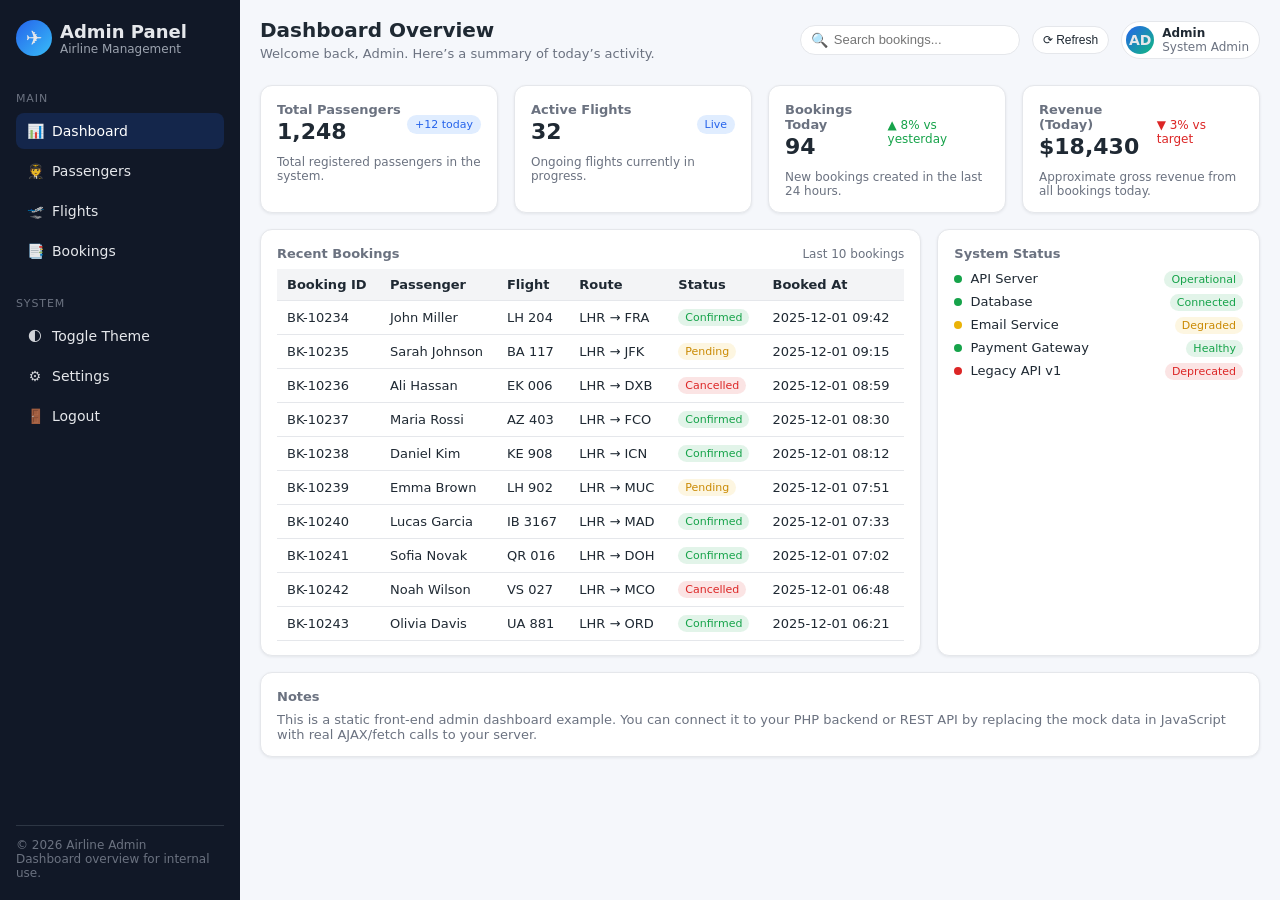
<file: crud/Index (3).html>
<!DOCTYPE html>
<html lang="en">
<head>
  <meta charset="UTF-8" />
  <title>Admin Dashboard</title>
  <meta name="viewport" content="width=device-width, initial-scale=1.0" />

  <style>
    :root {
      --bg-color: #f5f7fb;
      --bg-secondary: #ffffff;
      --text-color: #1f2933;
      --text-muted: #6b7280;
      --accent: #2563eb;
      --accent-soft: #e0edff;
      --border-color: #e5e7eb;
      --sidebar-bg: #111827;
      --sidebar-text: #e5e7eb;
      --sidebar-active: #2563eb;
    }

    body.dark {
      --bg-color: #020617;
      --bg-secondary: #020617;
      --text-color: #e5e7eb;
      --text-muted: #9ca3af;
      --border-color: #1f2937;
      --accent-soft: #1d3c70;
      --sidebar-bg: #020617;
      --sidebar-text: #e5e7eb;
    }

    * {
      box-sizing: border-box;
      margin: 0;
      padding: 0;
    }

    body {
      font-family: system-ui, -apple-system, BlinkMacSystemFont, "Segoe UI", sans-serif;
      background: var(--bg-color);
      color: var(--text-color);
    }

    a {
      text-decoration: none;
      color: inherit;
    }

    .layout {
      display: flex;
      min-height: 100vh;
    }

    /* SIDEBAR */
    .sidebar {
      width: 240px;
      background: var(--sidebar-bg);
      color: var(--sidebar-text);
      padding: 20px 16px;
      display: flex;
      flex-direction: column;
      position: fixed;
      inset: 0 auto 0 0;
      z-index: 50;
      transition: transform 0.25s ease;
    }

    .sidebar-header {
      display: flex;
      align-items: center;
      margin-bottom: 32px;
      gap: 8px;
    }

    .sidebar-logo {
      width: 36px;
      height: 36px;
      border-radius: 999px;
      background: linear-gradient(135deg, #2563eb, #38bdf8);
      display: flex;
      align-items: center;
      justify-content: center;
      font-weight: 700;
      font-size: 20px;
    }

    .sidebar-title {
      font-size: 18px;
      font-weight: 600;
    }

    .sidebar-subtitle {
      font-size: 12px;
      color: #9ca3af;
    }

    .nav-section-title {
      font-size: 11px;
      text-transform: uppercase;
      letter-spacing: 0.08em;
      color: #6b7280;
      margin-bottom: 8px;
      margin-top: 4px;
    }

    .nav-link {
      display: flex;
      align-items: center;
      padding: 10px 10px;
      border-radius: 8px;
      font-size: 14px;
      color: var(--sidebar-text);
      margin-bottom: 4px;
      gap: 8px;
      cursor: pointer;
      transition: background 0.2s, color 0.2s;
    }

    .nav-link span.icon {
      width: 18px;
      text-align: center;
      font-size: 14px;
      opacity: 0.9;
    }

    .nav-link.active,
    .nav-link:hover {
      background: rgba(37, 99, 235, 0.18);
      color: #ffffff;
    }

    .sidebar-footer {
      margin-top: auto;
      font-size: 12px;
      color: #6b7280;
      border-top: 1px solid rgba(75, 85, 99, 0.5);
      padding-top: 12px;
    }

    /* HAMBURGER FOR MOBILE */
    .sidebar-toggle {
      display: none;
      position: fixed;
      top: 14px;
      left: 12px;
      z-index: 60;
      background: var(--bg-secondary);
      border-radius: 999px;
      padding: 8px 10px;
      box-shadow: 0 2px 6px rgba(15, 23, 42, 0.25);
      cursor: pointer;
    }

    .sidebar-toggle span {
      display: block;
      width: 18px;
      height: 2px;
      background: var(--text-color);
      margin: 3px 0;
      border-radius: 999px;
    }

    /* MAIN AREA */
    .main {
      margin-left: 240px;
      flex: 1;
      padding: 18px 20px;
      transition: margin-left 0.25s ease;
    }

    /* TOPBAR */
    .topbar {
      display: flex;
      justify-content: space-between;
      align-items: center;
      margin-bottom: 24px;
      gap: 16px;
    }

    .topbar-left h1 {
      font-size: 20px;
      font-weight: 600;
      margin-bottom: 4px;
    }

    .topbar-left p {
      font-size: 13px;
      color: var(--text-muted);
    }

    .search-box {
      display: flex;
      align-items: center;
      background: var(--bg-secondary);
      border-radius: 999px;
      padding: 6px 10px;
      border: 1px solid var(--border-color);
      min-width: 220px;
    }

    .search-box input {
      border: none;
      outline: none;
      background: transparent;
      font-size: 13px;
      width: 100%;
      padding-left: 6px;
      color: var(--text-color);
    }

    .search-box span {
      font-size: 14px;
      color: var(--text-muted);
    }

    .topbar-right {
      display: flex;
      align-items: center;
      gap: 12px;
    }

    .btn-ghost {
      border-radius: 999px;
      padding: 6px 10px;
      border: 1px solid var(--border-color);
      background: var(--bg-secondary);
      font-size: 12px;
      cursor: pointer;
      display: flex;
      align-items: center;
      gap: 6px;
      color: var(--text-color);
    }

    .profile {
      display: flex;
      align-items: center;
      gap: 8px;
      background: var(--bg-secondary);
      border-radius: 999px;
      padding: 4px 10px 4px 4px;
      border: 1px solid var(--border-color);
    }

    .profile-avatar {
      width: 28px;
      height: 28px;
      border-radius: 999px;
      background: linear-gradient(135deg, #2563eb, #10b981);
      display: flex;
      justify-content: center;
      align-items: center;
      color: #e5e7eb;
      font-size: 14px;
      font-weight: 600;
    }

    .profile-info {
      font-size: 12px;
    }

    .profile-info div.name {
      font-weight: 600;
    }

    .profile-info div.role {
      color: var(--text-muted);
    }

    /* CONTENT GRID */
    .grid {
      display: grid;
      grid-template-columns: repeat(12, minmax(0, 1fr));
      gap: 16px;
    }

    /* CARDS */
    .card {
      background: var(--bg-secondary);
      border-radius: 12px;
      padding: 16px 16px 14px;
      border: 1px solid var(--border-color);
      box-shadow: 0 1px 3px rgba(15, 23, 42, 0.08);
    }

    .card-header {
      display: flex;
      justify-content: space-between;
      align-items: center;
      margin-bottom: 8px;
    }

    .card-title {
      font-size: 13px;
      font-weight: 600;
      color: var(--text-muted);
    }

    .card-value {
      font-size: 22px;
      font-weight: 600;
      margin-top: 2px;
      margin-bottom: 3px;
    }

    .card-trend {
      font-size: 12px;
      color: #16a34a;
    }

    .card-trend.negative {
      color: #dc2626;
    }

    .pill {
      font-size: 11px;
      padding: 3px 8px;
      border-radius: 999px;
      background: var(--accent-soft);
      color: var(--accent);
    }

    /* TABLE CARD */
    .card-table {
      margin-top: 6px;
      overflow: hidden;
    }

    .card-table table {
      width: 100%;
      border-collapse: collapse;
      font-size: 13px;
    }

    .card-table thead {
      background: #f3f4f6;
    }

    body.dark .card-table thead {
      background: #020617;
    }

    .card-table th,
    .card-table td {
      padding: 8px 10px;
      border-bottom: 1px solid var(--border-color);
      text-align: left;
    }

    .badge {
      font-size: 11px;
      padding: 2px 7px;
      border-radius: 999px;
      display: inline-block;
    }

    .badge-success {
      background: rgba(22, 163, 74, 0.12);
      color: #16a34a;
    }

    .badge-warning {
      background: rgba(234, 179, 8, 0.12);
      color: #ca8a04;
    }

    .badge-danger {
      background: rgba(220, 38, 38, 0.12);
      color: #dc2626;
    }

    .status-dot {
      width: 8px;
      height: 8px;
      border-radius: 999px;
      display: inline-block;
      margin-right: 4px;
    }

    .dot-green {
      background: #16a34a;
    }

    .dot-yellow {
      background: #eab308;
    }

    .dot-red {
      background: #dc2626;
    }

    /* UTILITIES */
    .text-muted {
      color: var(--text-muted);
    }

    .flex {
      display: flex;
      align-items: center;
    }

    .justify-between {
      justify-content: space-between;
    }

    .gap-4 {
      gap: 16px;
    }

    /* RESPONSIVE */
    @media (max-width: 900px) {
      .sidebar {
        transform: translateX(-100%);
      }

      .sidebar.open {
        transform: translateX(0);
      }

      .main {
        margin-left: 0;
        padding-top: 54px;
      }

      .sidebar-toggle {
        display: block;
      }
    }

    @media (max-width: 768px) {
      .topbar {
        flex-direction: column;
        align-items: flex-start;
      }

      .topbar-right {
        align-self: stretch;
        justify-content: space-between;
        width: 100%;
      }

      .grid {
        grid-template-columns: repeat(6, minmax(0, 1fr));
      }
    }

    @media (min-width: 769px) {
      .col-span-3 {
        grid-column: span 3 / span 3;
      }

      .col-span-8 {
        grid-column: span 8 / span 8;
      }

      .col-span-4 {
        grid-column: span 4 / span 4;
      }

      .col-span-12 {
        grid-column: span 12 / span 12;
      }
    }

    @media (max-width: 768px) {
      .col-span-3,
      .col-span-4,
      .col-span-8,
      .col-span-12 {
        grid-column: span 6 / span 6;
      }
    }
  </style>
</head>
<body>

<div class="sidebar-toggle" id="sidebarToggle">
  <span></span>
  <span></span>
  <span></span>
</div>

<div class="layout">

  <!-- SIDEBAR -->
  <aside class="sidebar" id="sidebar">
    <div class="sidebar-header">
      <div class="sidebar-logo">✈</div>
      <div>
        <div class="sidebar-title">Admin Panel</div>
        <div class="sidebar-subtitle">Airline Management</div>
      </div>
    </div>

    <div>
      <div class="nav-section-title">Main</div>
      <div class="nav-link active">
        <span class="icon">📊</span>
        <span>Dashboard</span>
      </div>
      <div class="nav-link">
        <span class="icon">🧑‍✈️</span>
        <span>Passengers</span>
      </div>
      <div class="nav-link">
        <span class="icon">🛫</span>
        <span>Flights</span>
      </div>
      <div class="nav-link">
        <span class="icon">📑</span>
        <span>Bookings</span>
      </div>
    </div>

    <div style="margin-top: 20px;">
      <div class="nav-section-title">System</div>
      <div class="nav-link" id="themeToggle">
        <span class="icon">🌓</span>
        <span>Toggle Theme</span>
      </div>
      <div class="nav-link">
        <span class="icon">⚙️</span>
        <span>Settings</span>
      </div>
      <div class="nav-link">
        <span class="icon">🚪</span>
        <span>Logout</span>
      </div>
    </div>

    <div class="sidebar-footer">
      <div>© <span id="year"></span> Airline Admin</div>
      <div class="text-muted">Dashboard overview for internal use.</div>
    </div>
  </aside>

  <!-- MAIN CONTENT -->
  <main class="main">
    <div class="topbar">
      <div class="topbar-left">
        <h1>Dashboard Overview</h1>
        <p>Welcome back, Admin. Here’s a summary of today’s activity.</p>
      </div>

      <div class="topbar-right">
        <div class="search-box">
          <span>🔍</span>
          <input id="tableSearch" type="text" placeholder="Search bookings..." />
        </div>
        <button class="btn-ghost" id="refreshBtn">⟳ Refresh</button>
        <div class="profile">
          <div class="profile-avatar">AD</div>
          <div class="profile-info">
            <div class="name">Admin</div>
            <div class="role">System Admin</div>
          </div>
        </div>
      </div>
    </div>

    <!-- CARDS + TABLE -->
    <div class="grid">

      <!-- STAT CARDS -->
      <section class="col-span-3 card">
        <div class="card-header">
          <div>
            <div class="card-title">Total Passengers</div>
            <div class="card-value" id="totalPassengers">1,248</div>
          </div>
          <span class="pill">+12 today</span>
        </div>
        <div class="text-muted" style="font-size: 12px;">
          Total registered passengers in the system.
        </div>
      </section>

      <section class="col-span-3 card">
        <div class="card-header">
          <div>
            <div class="card-title">Active Flights</div>
            <div class="card-value" id="activeFlights">32</div>
          </div>
          <span class="pill">Live</span>
        </div>
        <div class="text-muted" style="font-size: 12px;">
          Ongoing flights currently in progress.
        </div>
      </section>

      <section class="col-span-3 card">
        <div class="card-header">
          <div>
            <div class="card-title">Bookings Today</div>
            <div class="card-value" id="bookingsToday">94</div>
          </div>
          <div class="card-trend">▲ 8% vs yesterday</div>
        </div>
        <div class="text-muted" style="font-size: 12px;">
          New bookings created in the last 24 hours.
        </div>
      </section>

      <section class="col-span-3 card">
        <div class="card-header">
          <div>
            <div class="card-title">Revenue (Today)</div>
            <div class="card-value" id="revenueToday">$18,430</div>
          </div>
          <div class="card-trend negative">▼ 3% vs target</div>
        </div>
        <div class="text-muted" style="font-size: 12px;">
          Approximate gross revenue from all bookings today.
        </div>
      </section>

      <!-- RECENT BOOKINGS TABLE -->
      <section class="col-span-8 card">
        <div class="card-header">
          <div class="card-title">Recent Bookings</div>
          <span class="text-muted" style="font-size: 12px;">Last 10 bookings</span>
        </div>

        <div class="card-table">
          <table id="bookingsTable">
            <thead>
            <tr>
              <th>Booking ID</th>
              <th>Passenger</th>
              <th>Flight</th>
              <th>Route</th>
              <th>Status</th>
              <th>Booked At</th>
            </tr>
            </thead>
            <tbody>
            <!-- JS will populate -->
            </tbody>
          </table>
        </div>
      </section>

      <!-- SYSTEM STATUS CARD -->
      <section class="col-span-4 card">
        <div class="card-header">
          <div class="card-title">System Status</div>
        </div>
        <ul style="list-style:none; margin-top:10px; font-size:13px; display:flex; flex-direction:column; gap:6px;">
          <li>
            <span class="status-dot dot-green"></span>
            API Server
            <span class="badge badge-success" style="float:right;">Operational</span>
          </li>
          <li>
            <span class="status-dot dot-green"></span>
            Database
            <span class="badge badge-success" style="float:right;">Connected</span>
          </li>
          <li>
            <span class="status-dot dot-yellow"></span>
            Email Service
            <span class="badge badge-warning" style="float:right;">Degraded</span>
          </li>
          <li>
            <span class="status-dot dot-green"></span>
            Payment Gateway
            <span class="badge badge-success" style="float:right;">Healthy</span>
          </li>
          <li>
            <span class="status-dot dot-red"></span>
            Legacy API v1
            <span class="badge badge-danger" style="float:right;">Deprecated</span>
          </li>
        </ul>
      </section>

      <!-- PLACEHOLDER STATS / MESSAGE CARD -->
      <section class="col-span-12 card">
        <div class="card-header">
          <div class="card-title">Notes</div>
        </div>
        <p style="font-size:13px; margin-top:6px; color:var(--text-muted);">
          This is a static front-end admin dashboard example. You can connect it to your
          PHP backend or REST API by replacing the mock data in JavaScript with real AJAX/fetch
          calls to your server.
        </p>
      </section>

    </div>
  </main>

</div>

<script>
  // ---- MOCK DATA FOR BOOKINGS ----
  const bookingsData = [
    {
      id: 'BK-10234',
      passenger: 'John Miller',
      flight: 'LH 204',
      route: 'LHR → FRA',
      status: 'Confirmed',
      time: '2025-12-01 09:42'
    },
    {
      id: 'BK-10235',
      passenger: 'Sarah Johnson',
      flight: 'BA 117',
      route: 'LHR → JFK',
      status: 'Pending',
      time: '2025-12-01 09:15'
    },
    {
      id: 'BK-10236',
      passenger: 'Ali Hassan',
      flight: 'EK 006',
      route: 'LHR → DXB',
      status: 'Cancelled',
      time: '2025-12-01 08:59'
    },
    {
      id: 'BK-10237',
      passenger: 'Maria Rossi',
      flight: 'AZ 403',
      route: 'LHR → FCO',
      status: 'Confirmed',
      time: '2025-12-01 08:30'
    },
    {
      id: 'BK-10238',
      passenger: 'Daniel Kim',
      flight: 'KE 908',
      route: 'LHR → ICN',
      status: 'Confirmed',
      time: '2025-12-01 08:12'
    },
    {
      id: 'BK-10239',
      passenger: 'Emma Brown',
      flight: 'LH 902',
      route: 'LHR → MUC',
      status: 'Pending',
      time: '2025-12-01 07:51'
    },
    {
      id: 'BK-10240',
      passenger: 'Lucas Garcia',
      flight: 'IB 3167',
      route: 'LHR → MAD',
      status: 'Confirmed',
      time: '2025-12-01 07:33'
    },
    {
      id: 'BK-10241',
      passenger: 'Sofia Novak',
      flight: 'QR 016',
      route: 'LHR → DOH',
      status: 'Confirmed',
      time: '2025-12-01 07:02'
    },
    {
      id: 'BK-10242',
      passenger: 'Noah Wilson',
      flight: 'VS 027',
      route: 'LHR → MCO',
      status: 'Cancelled',
      time: '2025-12-01 06:48'
    },
    {
      id: 'BK-10243',
      passenger: 'Olivia Davis',
      flight: 'UA 881',
      route: 'LHR → ORD',
      status: 'Confirmed',
      time: '2025-12-01 06:21'
    }
  ];

  function getStatusBadge(status) {
    if (status === 'Confirmed') {
      return '<span class="badge badge-success">Confirmed</span>';
    } else if (status === 'Pending') {
      return '<span class="badge badge-warning">Pending</span>';
    } else {
      return '<span class="badge badge-danger">Cancelled</span>';
    }
  }

  function renderBookingsTable(data) {
    const tbody = document.querySelector('#bookingsTable tbody');
    tbody.innerHTML = '';

    data.forEach(row => {
      const tr = document.createElement('tr');
      tr.innerHTML = `
        <td>${row.id}</td>
        <td>${row.passenger}</td>
        <td>${row.flight}</td>
        <td>${row.route}</td>
        <td>${getStatusBadge(row.status)}</td>
        <td>${row.time}</td>
      `;
      tbody.appendChild(tr);
    });
  }

  // Initial table render
  renderBookingsTable(bookingsData);

  // Search / filter in table
  const searchInput = document.getElementById('tableSearch');
  searchInput.addEventListener('input', (e) => {
    const query = e.target.value.toLowerCase().trim();
    const filtered = bookingsData.filter(row =>
      row.id.toLowerCase().includes(query) ||
      row.passenger.toLowerCase().includes(query) ||
      row.flight.toLowerCase().includes(query) ||
      row.route.toLowerCase().includes(query) ||
      row.status.toLowerCase().includes(query)
    );
    renderBookingsTable(filtered);
  });

  // Sidebar toggle (mobile)
  const sidebarToggle = document.getElementById('sidebarToggle');
  const sidebar = document.getElementById('sidebar');

  sidebarToggle.addEventListener('click', () => {
    sidebar.classList.toggle('open');
  });

  // Theme toggle
  const themeToggle = document.getElementById('themeToggle');
  themeToggle.addEventListener('click', () => {
    document.body.classList.toggle('dark');
  });

  // Refresh button (just simulates a refresh)
  const refreshBtn = document.getElementById('refreshBtn');
  refreshBtn.addEventListener('click', () => {
    // In a real app, you would call your API here.
    alert('Data refreshed (demo). Replace this with an API call.');
  });

  // Year in footer
  document.getElementById('year').textContent = new Date().getFullYear();
</script>
</body>
</html>
</file>
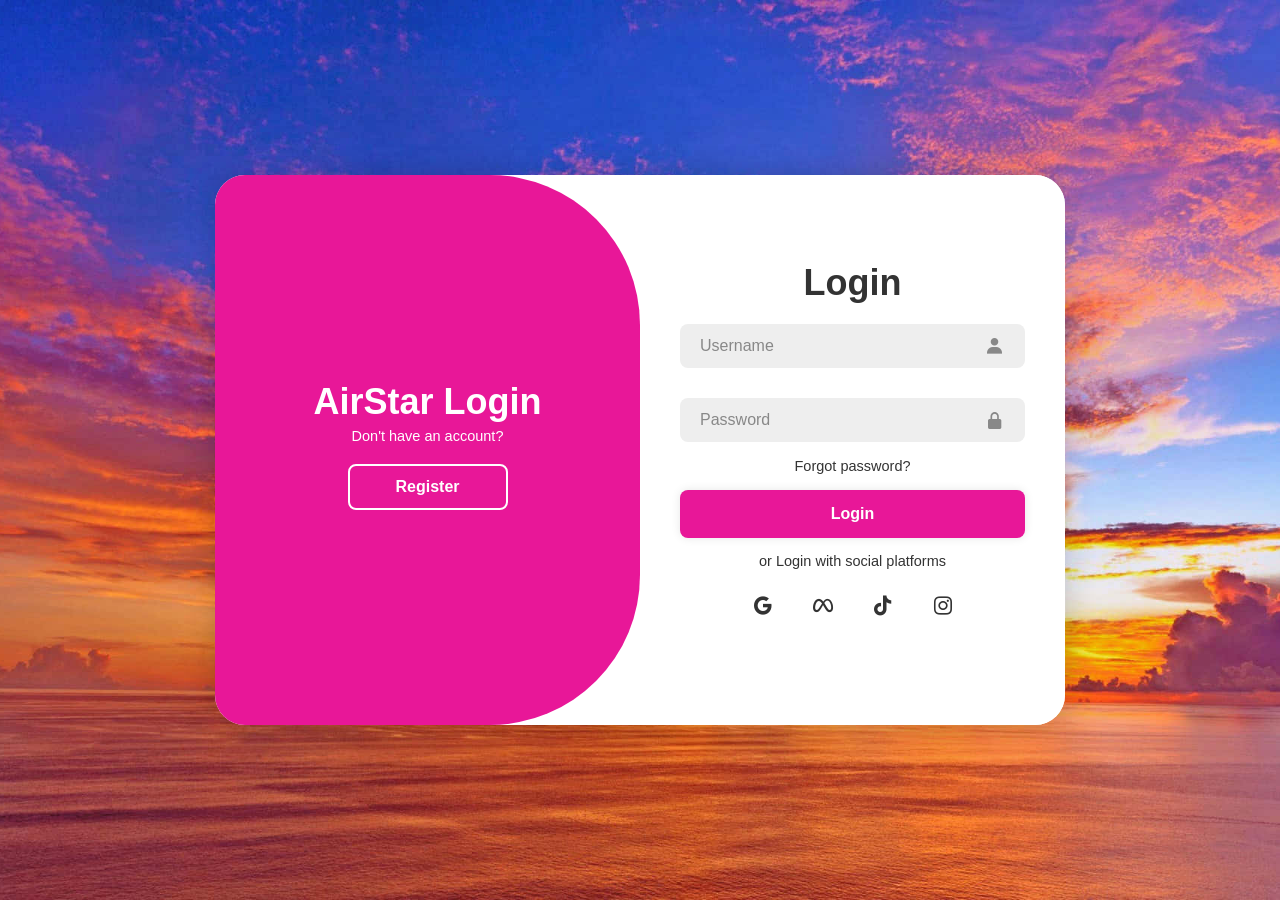
<file: Login/login.php.html>
<!DOCTYPE html>
<html lang="en">
  <head>
    <meta charset="UTF-8" />
    <meta name="viewport" content="width=device-width, initial-scale=1.0" />
    <title>Login and Registration</title>
    <link
      href="https://unpkg.com/boxicons@2.1.4/css/boxicons.min.css"
      rel="stylesheet"
    />
    <link rel="stylesheet" href="style.css" />
  </head>

  <body>
    <div class="container">
      <div class="form-box login">
        <form action="">
          <h1>Login</h1>
          <div class="input-box">
            <input type="text" placeholder="Username" required />
            <i class="bx bxs-user"></i>
          </div>
          <div class="input-box"></div>
          <div class="input-box">
            <input type="password" placeholder="Password" required />
            <i class="bx bxs-lock-alt"></i>
          </div>
          <div class="forgot-link">
            <a href="#">Forgot password?</a>
          </div>
          <button type="submit" class="btn">Login</button>
          <p>or Login with social platforms</p>
          <div class="social-icons">
            <a href="#"><i class="bx bxl-google"></i></a>
            <a href="#"><i class="bx bxl-meta"></i></a>
            <a href="#"><i class="bx bxl-tiktok"></i></a>
            <a href="#"><i class="bx bxl-instagram"></i></a>
          </div>
        </form>
      </div>

      <div class="form-box register">
        <form action="">
          <h1>Registration</h1>
          <div class="input-box">
            <input type="text" placeholder="Full Name" required />
            <i class="bx bxs-user"></i>
          </div>
          <div class="input-box">
            <input
              type="text"
              placeholder="Create a username here..."
              required
            />
            <i class="bx bxs-user"></i>
          </div>
          <div class="input-box">
            <input type="text" placeholder="Email" required />
            <i class="bx bxs-envelope"></i>
          </div>
          <div class="input-box">
            <input type="password" placeholder="Password" required />
            <i class="bx bxs-lock-alt"></i>
          </div>
          <button type="submit" class="btn">Register</button>
          <p>or Login with social platforms</p>
          <div class="social-icons">
            <a href="#"><i class="bx bxl-google"></i></a>
            <a href="#"><i class="bx bxl-meta"></i></a>
            <a href="#"><i class="bx bxl-tiktok"></i></a>
            <a href="#"><i class="bx bxl-instagram"></i></a>
          </div>
        </form>
      </div>

      <div class="toggle-box">
        <div class="toggle-panel toggle-left">
          <h1>AirStar Login</h1>
          <p>Don't have an account?</p>
          <button class="btn register-btn">Register</button>
        </div>
        <div class="toggle-panel toggle-right">
          <h1>AirStar Login</h1>
          <p>Already have an account?</p>
          <button class="btn login-btn">Login</button>
        </div>
      </div>
    </div>

    <script src="script.js"></script>
  </body>
</html>
</file>
<file: Login/style.css>
* {
  margin: 0;
  padding: 0;
  box-sizing: border-box;
  font-family: "Poppins", sans-serif;
}

body {
  display: flex;
  justify-content: center;
  align-items: center;
  min-height: 100vh;
  background: linear-gradient(90deg, #e2e2e2, #c9d6ff);
  background-image: url(air1.jpg);
  background-repeat: no-repeat;
  background-position: center;
  background-attachment: fixed;
  background-size: cover;
}
.container {
  position: relative;
  width: 850px;
  height: 550px;
  background: #fff;
  border-radius: 30px;
  box-shadow: 0 0 30px rgba(0, 0, 0, 0.2);
  overflow: hidden;
}
.form-box {
  position: absolute;
  right: 0;
  width: 50%;
  height: 100%;
  background: #fff;
  display: flex;
  align-items: center;
  color: #333;
  text-align: center;
  padding: 40px;
  z-index: 1;
  transition: 0.6s ease-in-out 1.2s, visibility 0s 1s;
}

.container.active .form-box {
  right: 50%;
}

.form-box.register {
  visibility: hidden;
}
.container.active .form-box.register {
  visibility: visible;
}

form {
  width: 100%;
}
.container h1 {
  font-size: 36px;
  margin: -10px 0;
}
.input-box {
  position: relative;
  margin: 30px 0;
}
.input-box input {
  width: 100%;
  padding: 13px 50px 13px 20px;
  background: #eee;
  border-radius: 8px;
  border: none;
  outline: none;
  font-size: 16px;
  color: #333;
  font-weight: 500;
}
.input-box input::placeholder {
  color: #888;
  font-weight: 400;
}
.input-box i {
  position: absolute;
  right: 20px;
  top: 50%;
  transform: translateY(-50%);
  font-size: 20px;
  color: #888;
}
.forgot-link {
  margin: -15px 0 15px;
}
.forgot-link a {
  font-size: 14.5px;
  color: #333;
  text-decoration: none;
}
.btn {
  width: 100%;
  height: 48px;
  background: #e81798;
  border-radius: 8px;
  box-shadow: 0 0 10px rgba(0, 0, 0, 0.1);
  border: none;
  cursor: pointer;
  font-size: 16px;
  color: #fff;
  font-weight: 600;
}
.container p {
  font-size: 14.5px;
  margin: 15px 0;
}

.social-icons {
  display: flex;
  justify-content: center;
}

.social-icons a {
  display: inline-flex;
  padding: 10px;
  border-radius: 8px;
  font-size: 24px;
  color: #333;
  text-decoration: none;
  margin: 0 8px;
}

.toggle-box {
  position: absolute;
  width: 100%;
  height: 100%;
}

.toggle-box::before {
  content: "";
  position: absolute;
  left: -250%;
  width: 300%;
  height: 100%;
  background: #e81798;
  border-radius: 150px;
  z-index: 2;
  transition: 1.8s ease-in-out;
}
.container.active .toggle-box::before {
  left: 50%;
}

.toggle-panel {
  position: absolute;
  width: 50%;
  height: 100%;
  color: #fff;
  display: flex;
  flex-direction: column;
  justify-content: center;
  align-items: center;
  z-index: 2;
  transition: 0.6s ease-in-out;
}
.toggle-panel.toggle-left {
  left: 0;
  transition-delay: 1.2s;
}

.container.active .toggle-panel.toggle-left {
  left: -50%;
  transition-delay: 0.6s;
}

.toggle-panel.toggle-right {
  right: -50%;
  transition-delay: 0.6s;
}

.container.active .toggle-panel.toggle-right {
  right: 0;
  transition-delay: 1.2s;
}

.toggle-panel p {
  margin-bottom: 20px;
}
.toggle-panel .btn {
  width: 160px;
  height: 46px;
  background: transparent;
  border: 2px solid #fff;
  box-shadow: none;
}

@media screen and (max-width: 650px) {
  .container {
    height: calc(100vh - 40px);
  }

  .form-box {
    bottom: 0;
    width: 100%;
    height: 70%;
  }
  .container.active .form-box {
    right: 0;
    bottom: 30%;
  }
  .toggle-box::before {
    left: 0;
    top: -270%;
    width: 100%;
    height: 300%;
    border-radius: 20vw;
  }

  .container.active .toggle-box::before {
    left: 0;
    top: 70%;
  }

  .toggle-panel {
    width: 100%;
    height: 30%;
  }
  .toggle-panel.toggle-left {
    top: 0;
  }

  .container.active .toggle-panel.toggle-left {
    left: 0;
    top: -30%;
  }

  .toggle-panel.toggle-right {
    right: 0;
    bottom: -30%;
  }

  .container.active .toggle-panel.toggle-right {
    bottom: 0;
  }
}

@media screen and (max-width: 400px) {
  .form-box {
    padding: 20px;
  }
  .toggle-panel h1 {
    font-size: 30px;
  }
}
</file>
